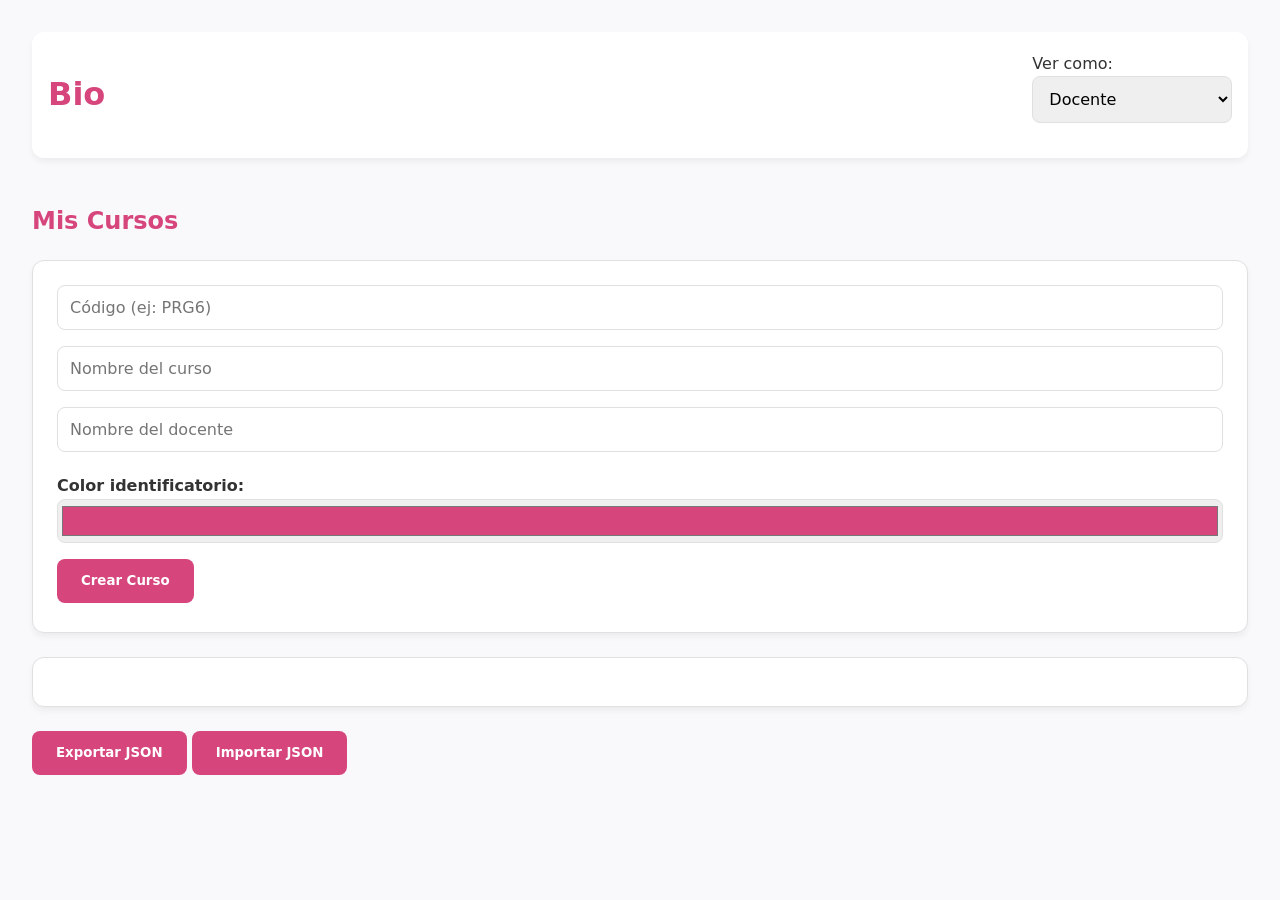
<file: index.html>
<!DOCTYPE html>
<html lang="es">
<head>
    <meta charset="UTF-8">
    <meta name="viewport" content="width=device-width, initial-scale=1.0">
    <title>Aula Virtual-Biologia</title>
    <!-- Enlazamos la hoja de estilos CSS -->
    <link rel="stylesheet" href="styles.css">
    <!-- Enlace al manifest y metadatos para la PWA -->
    <link rel="manifest" href="manifest.json">
    <meta name="theme-color" content="#D6457C">
    <link rel="apple-touch-icon" href="icono-192.png">
</head>
<body>

    <!-- Encabezado principal de la aplicación -->
    <header>
        <h1>Bio</h1>
        <div>
            <!-- Selector para alternar entre la vista de docente y alumno -->
            <label for="selector-rol">Ver como:</label>
            <select id="selector-rol">
                <option value="docente">Docente</option>
                <option value="alumno">Alumno</option>
            </select>
        </div>
    </header>

    <main>
        <!-- Vista 1: Mis Cursos (Grilla y formulario de creación) -->
        <section id="vista-mis-cursos">
            <h2>Mis Cursos</h2>
            
            <!-- Formulario para crear un nuevo curso (Solo visible para docentes) -->
            <form id="formulario-curso" class="solo-docente">
                <input type="text" id="codigo-curso" placeholder="Código (ej: PRG6)" required>
                <input type="text" id="nombre-curso" placeholder="Nombre del curso" required>
                <input type="text" id="docente-curso" placeholder="Nombre del docente" required>
                
                <label for="color-curso" style="display: block; margin-top: 5px; font-weight: bold;">Color identificatorio:</label>
                <input type="color" id="color-curso" value="#D6457C" style="height: 40px; padding: 2px; cursor: pointer;">
                
                <button type="submit" id="btn-guardar-curso">Crear Curso</button>
                <div id="error-curso" style="color: red; margin-top: 5px; font-size: 0.9rem;"></div>
            </form>

            <!-- Contenedor para la grilla de tarjetas de cursos -->
            <div id="contenedor-cursos"></div>
        </section>

        <!-- Vista 2: Curso (Muro con publicaciones y formulario) -->
        <section id="vista-curso" style="display: none;">
            <button id="btn-volver-cursos" style="background-color: #6c757d; margin-bottom: 1.5rem; display: inline-block;">⬅ Volver a Mis Cursos</button>
            
            <h2>Muro del Curso</h2>
            
            <!-- Formulario para publicar material o tarea (Solo visible para docentes) -->
            <form id="formulario-publicacion" class="solo-docente">
                <input type="text" id="titulo-publicacion" placeholder="Título" required>
                <textarea id="consigna-publicacion" placeholder="Consigna o contenido" required></textarea>
                
                <label for="tipo-publicacion" style="font-weight: bold;">Tipo de publicación:</label>
                <select id="tipo-publicacion">
                    <option value="texto">Texto</option>
                    <option value="enlace">Enlace</option>
                    <option value="archivo">Archivo</option>
                    <option value="tarea">📌 Tarea / TP</option>
                </select>

                <div id="contenedor-fecha-limite" style="margin-bottom: 1rem;">
                    <label for="fecha-limite" style="font-size: 0.85rem; display: block;">Fecha límite (si es una Tarea):</label>
                    <input type="datetime-local" id="fecha-limite" style="margin-bottom: 0.5rem;">
                    
                    <label for="puntaje-maximo" style="font-size: 0.85rem; display: block;">Puntaje máximo:</label>
                    <input type="number" id="puntaje-maximo" value="10" min="1" max="100" inputmode="numeric">
                </div>
                
                <button type="submit">Publicar</button>
            </form>

            <!-- Lista para las publicaciones y tareas del muro -->
            <div id="lista-muro"></div>
        </section>

        <!-- Vista 3: Detalle de Tarea y entregas -->
        <section id="vista-tarea" style="display: none;">
            <button id="btn-volver-muro" style="background-color: #6c757d; margin-bottom: 1.5rem; display: inline-block;">⬅ Volver al Muro</button>

            <!-- Detalle de la consigna de la tarea -->
            <div id="detalles-tarea" style="background: white; padding: 1.5rem; border-radius: 8px; margin-bottom: 1.5rem; box-shadow: 0 2px 4px rgba(0,0,0,0.05);">
                <!-- Se completa automáticamente desde JS -->
            </div>

            <!-- Formulario de búsqueda o filtro para alumnos (Vista Alumno) -->
            <div id="panel-consulta-alumno" style="background: white; padding: 1.5rem; border-radius: 8px; box-shadow: 0 2px 4px rgba(0,0,0,0.05); margin-bottom: 1.5rem;">
                <h3>Consultar mis notas y entregas</h3>
                <input type="text" id="nombre-consulta-alumno" placeholder="Ingresa tu Nombre y Apellido exacto" style="width: 100%; margin-bottom: 0.5rem;">
                <button id="btn-consultar-notas" style="background-color: #2980B9; color: white; border: none; padding: 0.5rem 1rem; border-radius: 4px; cursor: pointer;">Ver mis calificaciones</button>
            </div>

            <!-- Formulario de entrega (Vista Alumno) -->
            <form id="formulario-entrega" style="background: white; padding: 1.5rem; border-radius: 8px; box-shadow: 0 2px 4px rgba(0,0,0,0.05); margin-bottom: 1.5rem;">
                <h3>Realizar Entrega</h3>
                
                <input type="text" id="nombre-alumno-entrega" placeholder="Tu Nombre y Apellido" required>
                
                <label for="tipo-entrega" style="font-weight: bold; display: block; margin-top: 10px;">Formato de entrega:</label>
                <select id="tipo-entrega">
                    <option value="texto">Texto escrito</option>
                    <option value="enlace">Enlace (URL)</option>
                    <option value="archivo">Adjuntar Archivo</option>
                </select>

                <div id="contenedor-input-entrega" style="margin-top: 10px;">
                    <textarea id="contenido-entrega-texto" placeholder="Escribe tu respuesta aquí..." required style="width:100%; height:100px; padding:0.75rem; border:1px solid #ccc; border-radius:8px; font-family:inherit; box-sizing:border-box;"></textarea>
                </div>
                
                <button type="submit" id="btn-enviar-entrega" style="background-color: #27AE60; margin-top: 10px;">Entregar Tarea</button>
            </form>

            <!-- Contenedor general para la lista de entregas y calificaciones -->
            <div id="lista-entregas"></div>
        </section>
    </main>

    <!-- Pie de página con botones de Exportar e Importar -->
    <footer>
        <button id="boton-exportar">Exportar JSON</button>
        <button id="boton-importar">Importar JSON</button>
        <!-- Input file oculto para manejar la importación del archivo JSON -->
        <input type="file" id="input-importar" accept=".json" style="display: none;">
    </footer>

    <!-- Enlazamos la lógica en JavaScript al final -->
    <script src="app.js" defer></script>
</body>
</html>
</file>
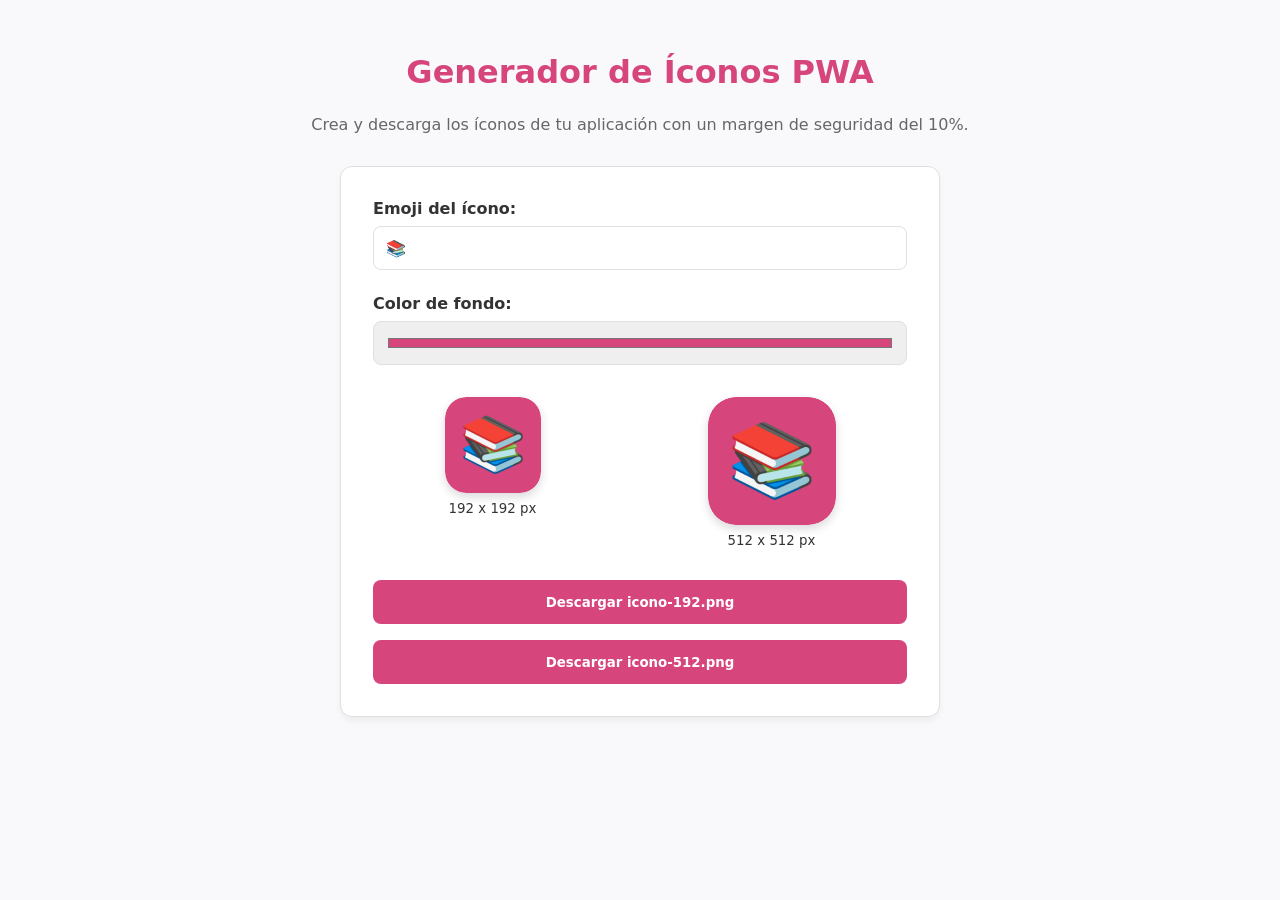
<file: generador-icono.html>
<!DOCTYPE html>
<html lang="es">
<head>
    <meta charset="UTF-8">
    <meta name="viewport" content="width=device-width, initial-scale=1.0">
    <title>Generador de Íconos - Aula Virtual</title>
    <style>
        :root {
            --color-principal: #D6457C;
            --color-fondo: #F9F9FB;
            --color-tarjeta: #FFFFFF;
            --color-texto: #333333;
            --color-borde: #E0E0E0;
        }

        body {
            font-family: "Inter", system-ui, sans-serif;
            background-color: var(--color-fondo);
            color: var(--color-texto);
            margin: 0;
            padding: 2rem;
            display: flex;
            flex-direction: column;
            align-items: center;
        }

        h1 {
            font-family: "Poppins", system-ui, sans-serif;
            color: var(--color-principal);
            margin-bottom: 0.5rem;
            text-align: center;
        }

        p.subtitulo {
            color: #666;
            margin-bottom: 2rem;
            text-align: center;
        }

        .contenedor-principal {
            background-color: var(--color-tarjeta);
            padding: 2rem;
            border-radius: 12px;
            box-shadow: 0 4px 6px rgba(0, 0, 0, 0.05);
            border: 1px solid var(--color-borde);
            width: 100%;
            max-width: 600px;
            box-sizing: border-box;
        }

        .grupo-control {
            margin-bottom: 1.5rem;
        }

        label {
            display: block;
            font-weight: bold;
            margin-bottom: 0.5rem;
            font-family: "Poppins", system-ui, sans-serif;
        }

        input[type="text"], input[type="color"] {
            width: 100%;
            padding: 0.75rem;
            border: 1px solid var(--color-borde);
            border-radius: 8px;
            font-size: 1rem;
            box-sizing: border-box;
        }

        input[type="color"] {
            height: 44px;
            cursor: pointer;
        }

        .vistas-previas {
            display: flex;
            justify-content: space-around;
            gap: 1.5rem;
            margin: 2rem 0;
            flex-wrap: wrap;
        }

        .caja-preview {
            display: flex;
            flex-direction: column;
            align-items: center;
            gap: 0.5rem;
        }

        /* Estilo visual redondeado para las vistas previas */
        .caja-preview canvas {
            border-radius: 22%;
            box-shadow: 0 4px 10px rgba(0,0,0,0.15);
            background: white;
        }

        .botones-accion {
            display: flex;
            flex-direction: column;
            gap: 1rem;
        }

        button {
            background-color: var(--color-principal);
            color: white;
            border: none;
            min-height: 44px;
            padding: 0.75rem 1.5rem;
            border-radius: 8px;
            font-family: "Poppins", system-ui, sans-serif;
            font-weight: 600;
            cursor: pointer;
            transition: background-color 0.2s ease, transform 0.2s ease;
            width: 100%;
        }

        button:hover {
            background-color: #9B51E0;
            transform: translateY(-2px);
        }
    </style>
</head>
<body>

    <h1>Generador de Íconos PWA</h1>
    <p class="subtitulo">Crea y descarga los íconos de tu aplicación con un margen de seguridad del 10%.</p>

    <div class="contenedor-principal">
        <!-- Controles para emoji y color -->
        <div class="grupo-control">
            <label for="input-emoji">Emoji del ícono:</label>
            <input type="text" id="input-emoji" value="📚" maxlength="2">
        </div>

        <div class="grupo-control">
            <label for="input-color">Color de fondo:</label>
            <input type="color" id="input-color" value="#D6457C">
        </div>

        <!-- Vistas previas en vivo -->
        <div class="vistas-previas">
            <div class="caja-preview">
                <canvas id="canvas-192" width="192" height="192" style="width: 96px; height: 96px;"></canvas>
                <small>192 x 192 px</small>
            </div>
            <div class="caja-preview">
                <canvas id="canvas-512" width="512" height="512" style="width: 128px; height: 128px;"></canvas>
                <small>512 x 512 px</small>
            </div>
        </div>

        <!-- Botones de descarga -->
        <div class="botones-accion">
            <button id="btn-192">Descargar icono-192.png</button>
            <button id="btn-512">Descargar icono-512.png</button>
        </div>
    </div>

    <script>
        const inputEmoji = document.getElementById("input-emoji");
        const inputColor = document.getElementById("input-color");
        
        const canvas192 = document.getElementById("canvas-192");
        const canvas512 = document.getElementById("canvas-512");

        function dibujarIcono(canvas, emoji, colorFondo) {
            const ctx = canvas.getContext("2d");
            const tamaño = canvas.width;

            // 1. Limpiar canvas y dibujar fondo con esquinas redondeadas (22% de radio)
            ctx.clearRect(0, 0, tamaño, tamaño);
            
            const radioEsquina = tamaño * 0.22;
            ctx.fillStyle = colorFondo;
            ctx.beginPath();
            ctx.roundRect(0, 0, tamaño, tamaño, radioEsquina);
            ctx.fill();

            // 2. Calcular margen de seguridad del 10% y tamaño de fuente proporcional
            const margenSeguridad = tamaño * 0.10;
            const tamañoUtil = tamaño - (margenSeguridad * 2);
            
            ctx.font = `${tamañoUtil * 0.7}px sans-serif`;
            ctx.textAlign = "center";
            ctx.textBaseline = "middle";

            // 3. Dibujar emoji centrado
            ctx.fillText(emoji, tamaño / 2, tamaño / 2 + (tamaño * 0.03));
        }

        function actualizarVistasPrevias() {
            const emoji = inputEmoji.value || "📚";
            const color = inputColor.value;

            dibujarIcono(canvas192, emoji, color);
            dibujarIcono(canvas512, emoji, color);
        }

        // Eventos en vivo
        inputEmoji.addEventListener("input", actualizarVistasPrevias);
        inputColor.addEventListener("input", actualizarVistasPrevias);

        // Función de descarga usando toDataURL
        function descargarCanvas(canvas, nombreArchivo) {
            const enlace = document.createElement("a");
            enlace.download = nombreArchivo;
            enlace.href = canvas.toDataURL("image/png");
            enlace.click();
        }

        document.getElementById("btn-192").addEventListener("click", () => {
            descargarCanvas(canvas192, "icono-192.png");
        });

        document.getElementById("btn-512").addEventListener("click", () => {
            descargarCanvas(canvas512, "icono-512.png");
        });

        // Dibujo inicial al cargar la página
        actualizarVistasPrevias();
    </script>
</body>
</html>
</file>
<file: styles.css>
/* Definición de variables de color y fuentes en la raíz */
:root {
    --color-principal: #D6457C; /* Rosa principal */
    --color-secundario: #9B51E0; /* Violeta suave */
    --color-fondo: #F9F9FB; /* Fondo claro general */
    --color-tarjeta: #FFFFFF; /* Blanco para tarjetas */
    --color-texto: #333333; /* Gris oscuro para texto legible */
    --color-borde: #E0E0E0; /* Gris claro para bordes */
    --sombra-suave: 0 4px 6px rgba(0, 0, 0, 0.05); /* Sombra sutil para efecto moderno */
}

/* Estilos generales y tipografía base (Mobile First) */
body {
    font-family: "Inter", system-ui, sans-serif;
    background-color: var(--color-fondo);
    color: var(--color-texto);
    margin: 0;
    padding: 1rem;
    line-height: 1.6;
    max-width: 100vw;
    overflow-x: hidden; /* Evita el scroll horizontal indeseado */
}

/* Tipografía específica para títulos */
h1, h2, h3 {
    font-family: "Poppins", system-ui, sans-serif;
    color: var(--color-principal);
}

/* Encabezado prolijo */
header {
    background-color: var(--color-tarjeta);
    padding: 1rem;
    border-radius: 12px;
    box-shadow: var(--sombra-suave);
    display: flex;
    flex-direction: column;
    gap: 1rem;
    margin-bottom: 1.5rem;
}

/* Formularios y secciones convertidos en tarjetas modernas */
form, section > div, .tarjeta-curso {
    background-color: var(--color-tarjeta);
    padding: 1.5rem;
    border-radius: 12px;
    box-shadow: var(--sombra-suave);
    margin-bottom: 1.5rem;
    border: 1px solid var(--color-borde);
}

/* Campos de entrada, selects y áreas de texto optimizados para celular */
input, select, textarea {
    width: 100%;
    min-height: 44px; /* Tamaño táctil ergonómico mínimo */
    padding: 0.75rem;
    margin-bottom: 1rem;
    border: 1px solid var(--color-borde);
    border-radius: 8px;
    font-family: inherit;
    font-size: 16px; /* Evita el zoom automático no deseado en iPhone */
    box-sizing: border-box; /* Evita que se salgan del contenedor */
}

/* Botones modernos con efecto hover, elevación y tamaño táctil */
button {
    background-color: var(--color-principal);
    color: white;
    border: none;
    min-height: 44px; /* Tamaño táctil mínimo */
    padding: 0.75rem 1.5rem;
    border-radius: 8px;
    font-family: "Poppins", system-ui, sans-serif;
    font-weight: 600;
    cursor: pointer;
    transition: background-color 0.2s ease, transform 0.2s ease;
}

button:hover {
    background-color: var(--color-secundario);
    transform: translateY(-2px); /* Leve elevación al pasar el mouse */
}

/* Diseño de tarjetas de cursos con franja superior de color */
.tarjeta-curso {
    position: relative;
    overflow: hidden;
    border-top: 6px solid var(--color-principal);
}

/* Contenedor adaptativo para tablas anchas si las hubiera */
.table-container, .tabla-responsive {
    overflow-x: auto;
    width: 100%;
}

/* Estilos adaptativos (Media Queries para pantallas mayores a 768px) */
@media (min-width: 768px) {
    body {
        padding: 2rem;
    }

    header {
        flex-direction: row;
        justify-content: space-between;
        align-items: center;
    }

    /* Diseño en dos columnas para computadoras */
    main {
        display: grid;
        grid-template-columns: 1fr 1fr;
        gap: 2rem;
    }

    section {
        grid-column: span 2; /* Permite que las secciones principales aprovechen el ancho */
    }
}

/* Barra de navegación inferior fija para pantallas chicas (menores a 600px) */
@media (max-width: 600px) {
    .menu-inferior, nav.menu-movil {
        position: fixed;
        bottom: 0;
        left: 0;
        width: 100%;
        background-color: var(--color-tarjeta);
        box-shadow: 0 -2px 5px rgba(0, 0, 0, 0.1);
        display: flex;
        justify-content: space-around;
        align-items: center;
        z-index: 1000;
        padding: 10px 0;
    }

    body {
        padding-bottom: 70px; /* Margen inferior para que el contenido no quede tapado por la barra */
    }
}
</file>
